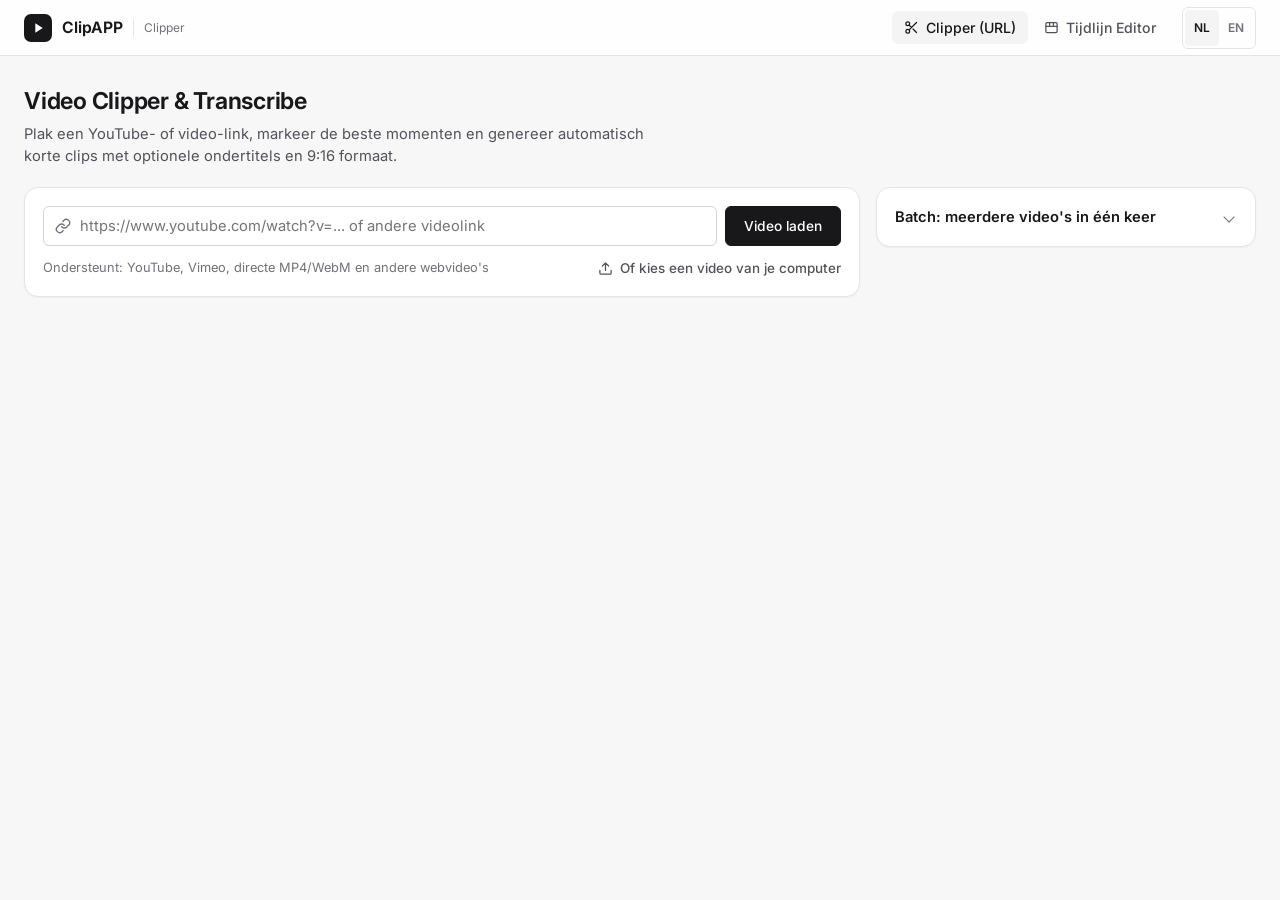
<file: index.html>
<!doctype html>
<html lang="nl">
<head>
<meta charset="utf-8">
<meta name="viewport" content="width=device-width, initial-scale=1">
<title>Clipper — Video Clips & Ondertitels</title>
<link rel="preconnect" href="https://fonts.googleapis.com">
<link rel="preconnect" href="https://fonts.gstatic.com" crossorigin>
<link href="https://fonts.googleapis.com/css2?family=Inter:wght@400;500;600;700&family=JetBrains+Mono:wght@500&display=swap" rel="stylesheet">
<link rel="stylesheet" href="/static/base.css">
<link rel="stylesheet" href="/static/clipper.css">
</head>
<body>

<header class="navbar">
  <a href="/" class="brand">
    <div class="brand-logo">
      <svg viewBox="0 0 24 24"><path d="M8 5v14l11-7z"/></svg>
    </div>
    <span class="brand-text">ClipAPP</span>
    <span class="brand-tag" data-i18n="brand_tag">Clipper</span>
  </a>
  <nav class="nav-links">
    <a href="/" class="nav-btn active">
      <svg width="15" height="15" viewBox="0 0 24 24" fill="none" stroke="currentColor" stroke-width="2" stroke-linecap="round" stroke-linejoin="round"><circle cx="6" cy="6" r="3"/><circle cx="6" cy="18" r="3"/><path d="M20 4 8.12 15.88M14.47 14.48 20 20M8.12 8.12 12 12"/></svg>
      <span data-i18n="nav_clipper">Clipper (URL)</span>
    </a>
    <a href="/editor" class="nav-btn">
      <svg width="15" height="15" viewBox="0 0 24 24" fill="none" stroke="currentColor" stroke-width="2" stroke-linecap="round" stroke-linejoin="round"><rect x="3" y="4" width="18" height="16" rx="2"/><path d="M3 10h18M9 4v6M15 4v6"/></svg>
      <span data-i18n="nav_editor">Tijdlijn Editor</span>
    </a>
    <div class="lang-switch" role="group" aria-label="Language selection">
      <button type="button" class="lang-btn active" data-lang="nl" title="Nederlands">NL</button>
      <button type="button" class="lang-btn" data-lang="en" title="English">EN</button>
    </div>
  </nav>
</header>

<main>
  <div class="page-head">
    <h1 data-i18n="hero_title">Video Clipper & Transcribe</h1>
    <p data-i18n="hero_desc">Plak een YouTube- of video-link, markeer de beste momenten en genereer automatisch korte clips met optionele ondertitels en 9:16 formaat.</p>
  </div>

  <!-- bovenste rij: video laden | batch -->
  <div class="top-grid">
    <section class="card load-card">
      <form id="load-form">
        <div class="input-wrapper">
          <svg viewBox="0 0 24 24" fill="none" stroke="currentColor" stroke-width="2" stroke-linecap="round" stroke-linejoin="round"><path d="M10 13a5 5 0 0 0 7.54.54l3-3a5 5 0 0 0-7.07-7.07l-1.72 1.71"/><path d="M14 11a5 5 0 0 0-7.54-.54l-3 3a5 5 0 0 0 7.07 7.07l1.71-1.71"/></svg>
          <input id="url" type="url" placeholder="https://www.youtube.com/watch?v=... of andere videolink" data-i18n-placeholder="url_placeholder" required aria-label="Link naar de video">
        </div>
        <button class="primary" id="load-btn">
          <span data-i18n="btn_load">Video laden</span>
        </button>
      </form>
      <div class="load-foot">
        <span class="hint-platforms" data-i18n="hint_platforms">Ondersteunt: YouTube, Vimeo, directe MP4/WebM en andere webvideo's</span>
        <label class="local-upload-btn" for="local-video">
          <svg width="15" height="15" viewBox="0 0 24 24" fill="none" stroke="currentColor" stroke-width="2" stroke-linecap="round" stroke-linejoin="round"><path d="M21 15v4a2 2 0 0 1-2 2H5a2 2 0 0 1-2-2v-4M17 8l-5-5-5 5M12 3v12"/></svg>
          <span data-i18n="btn_upload_video">Of kies een video van je computer</span>
        </label>
        <input type="file" id="local-video" accept="video/mp4,video/quicktime,video/webm,video/x-matroska,.mkv,.mov,.m4v" hidden>
      </div>
    </section>

    <details class="card batch-box" id="batch-panel">
      <summary data-i18n="batch_title">Batch: meerdere video's in één keer</summary>
      <p data-i18n="batch_desc">Plak één link per regel. Elke video wordt automatisch geanalyseerd en omgezet in TikToks met de instellingen hieronder. Je kunt ondertussen niets anders exporteren.</p>
      <textarea id="batch-urls" rows="4" placeholder="https://www.youtube.com/watch?v=...&#10;https://www.youtube.com/watch?v=..." aria-label="Links, één per regel" data-i18n-aria-label="batch_urls_label"></textarea>
      <div class="field-row">
        <label class="field"><span data-i18n="analysis_suggestion_count">Aantal clips</span>
          <select data-link="#auto-count">
            <option value="3">3</option><option value="5">5</option><option value="7">7</option><option value="10">10</option>
          </select>
        </label>
        <label class="field"><span data-i18n="analysis_suggestion_duration">Lengte per clip</span>
          <select data-link="#auto-length">
            <option value="15-30">15–30 s</option><option value="20-60">20–60 s</option><option value="45-90">45–90 s</option>
          </select>
        </label>
      </div>
      <div class="auto-options">
        <div class="auto-option"><label class="auto-check"><input type="checkbox" data-link="#subs"><span data-i18n="subs_title">Ondertitels maken</span></label></div>
        <div class="auto-option"><label class="auto-check"><input type="checkbox" data-link="#vertical"><span data-i18n="vert_title">Verticaal 9:16 formaat</span></label></div>
        <div class="auto-option"><label class="auto-check"><input type="checkbox" data-link="#blur"><span data-i18n="auto_blur">Geblurde achtergrond</span></label></div>
        <div class="auto-option"><label class="auto-check"><input type="checkbox" data-link="#face-crop"><span data-i18n="auto_face">Volg het gezicht</span></label></div>
        <div class="auto-option"><label class="auto-check"><input type="checkbox" data-link="#caption-toggle"><span data-i18n="auto_caption">Caption bovenin</span></label></div>
        <div class="auto-option"><label class="auto-check"><input type="checkbox" data-link="#jump-cuts"><span data-i18n="jump_title">Stiltes eruit knippen</span></label></div>
      </div>
      <button type="button" class="primary block" id="batch-btn" data-i18n="batch_button">Start batch</button>
      <div id="batch-results"></div>
    </details>
  </div>

  <p id="status" role="status" aria-live="polite"></p>

  <!-- werkruimte: links video en stukken, rechts automatisch + opties -->
  <section id="editor" class="workspace" hidden>
    <div class="stack">
      <div class="card player-card">
        <div class="player-container">
          <video id="player" controls hidden></video>
          <div id="yt-wrap" hidden></div>
        </div>
        <div class="timeline-header">
          <span class="eyebrow" data-i18n="timeline_label">Tijdlijn preview</span>
          <span class="muted" data-i18n="timeline_hint">Klik op de balk om te spoelen</span>
        </div>
        <div id="timeline" title="Klik om naar die plek te springen" data-i18n-title="timeline_title">
          <div id="playhead"></div>
        </div>
      </div>

      <div class="card cutter-box">
        <div class="times">
          <div class="field">
            <label for="start" data-i18n="label_start">Starttijd</label>
            <div class="pair">
              <input class="time" id="start" placeholder="0:00">
              <button type="button" id="start-now" data-i18n="btn_start_now">Start = nu</button>
            </div>
          </div>
          <div class="field">
            <label for="end" data-i18n="label_end">Eindtijd</label>
            <div class="pair">
              <input class="time" id="end" placeholder="0:30">
              <button type="button" id="end-now" data-i18n="btn_end_now">Einde = nu</button>
            </div>
          </div>
          <button type="button" class="primary" id="add">
            <svg width="16" height="16" viewBox="0 0 24 24" fill="none" stroke="currentColor" stroke-width="2.2" stroke-linecap="round"><path d="M12 5v14M5 12h14"/></svg>
            <span data-i18n="btn_add">Stuk toevoegen</span>
          </button>
        </div>

        <div class="segments-section">
          <div class="segments-header eyebrow" data-i18n="segments_header">Geselecteerde stukken</div>
          <ul id="segments"></ul>
          <p class="empty" id="empty" data-i18n="segments_empty">Nog geen stukken gekozen. Speel de video af, stel start en einde in en klik op "Stuk toevoegen".</p>
        </div>
      </div>

      <div class="card analysis-box" id="comment-analysis-panel" hidden>
        <h2 data-i18n="analysis_title">Commenttijdstempels & kijkersmomenten</h2>
        <p data-i18n="analysis_desc">Vergelijk tijdstempels die in YouTube-comments worden genoemd met de beschikbare kijkersheatmap.</p>
        <div class="analysis-actions">
          <label class="inline-check analysis-chat-option" for="analysis-live-chat">
            <input type="checkbox" id="analysis-live-chat">
            <span data-i18n="analysis_live_chat">Ook de live-chat analyseren (alleen bij afgelopen livestreams; kan enkele minuten duren)</span>
          </label>
          <button type="button" id="analyze-comments-btn" data-i18n="analysis_button">Analyseer comments</button>
        </div>
        <p id="comment-analysis-status" role="status" aria-live="polite"></p>
        <div id="comment-analysis-results" hidden>
          <div class="analysis-stats">
            <div class="analysis-stat">
              <span data-i18n="analysis_mentions_label">Tijdstempelvermeldingen</span>
              <strong id="analysis-mentions-value">0</strong>
            </div>
            <div class="analysis-stat">
              <span data-i18n="analysis_comments_label">Geanalyseerde comments</span>
              <strong id="analysis-comments-value">0</strong>
            </div>
            <div class="analysis-stat">
              <span data-i18n="analysis_peak_comments_label">Interval met meeste timestamps</span>
              <strong id="analysis-peak-comments-value">—</strong>
            </div>
            <div class="analysis-stat">
              <span data-i18n="analysis_peak_viewers_label">Hoogste heatmapscore (relatief)</span>
              <strong id="analysis-peak-viewers-value">—</strong>
            </div>
          </div>
          <svg id="comment-analysis-chart" viewBox="0 0 960 320" role="img"></svg>
          <div class="analysis-legend">
            <span><i class="mentions-key"></i><span data-i18n="analysis_legend_mentions">Tijdstempels in comments</span></span>
            <span><i class="viewers-key"></i><span data-i18n="analysis_legend_viewers">Kijkersheatmap (relatief)</span></span>
          </div>
          <div class="analysis-split">
            <div>
              <h3 class="analysis-table-title" data-i18n="analysis_table_title">Exacte cijfers per interval</h3>
              <p class="analysis-table-description" id="analysis-table-description"></p>
              <div class="analysis-table-wrap">
                <table id="analysis-data-table">
                  <thead>
                    <tr>
                      <th scope="col" data-i18n="analysis_table_interval">Video-interval</th>
                      <th scope="col" class="numeric" data-i18n="analysis_table_mentions">Timestamps genoemd</th>
                      <th scope="col" class="numeric" data-i18n="analysis_table_score">Heatmapscore (relatief)</th>
                      <th scope="col" class="numeric" id="analysis-chat-header" data-i18n="analysis_table_chat" hidden>Chatberichten</th>
                    </tr>
                  </thead>
                  <tbody id="analysis-data-rows"></tbody>
                </table>
              </div>
            </div>
            <div class="analysis-suggestions">
              <h3 data-i18n="analysis_suggestions_title">Automatische clipvoorstellen</h3>
              <p data-i18n="analysis_suggestions_desc">De voorstellen combineren commentvermeldingen en kijkersinteresse. Je kunt ze eerst bekijken en ongewenste stukken verwijderen.</p>
              <div class="field-row">
                <label class="field" for="analysis-clip-count">
                  <span data-i18n="analysis_suggestion_count">Aantal clips</span>
                  <select id="analysis-clip-count">
                    <option value="1">1</option>
                    <option value="2">2</option>
                    <option value="3" selected>3</option>
                    <option value="4">4</option>
                    <option value="5">5</option>
                  </select>
                </label>
                <label class="field" for="analysis-clip-duration">
                  <span data-i18n="analysis_suggestion_duration">Lengte per clip</span>
                  <select id="analysis-clip-duration">
                    <option value="15">15 s</option>
                    <option value="30" selected>30 s</option>
                    <option value="45">45 s</option>
                    <option value="60">60 s</option>
                  </select>
                </label>
              </div>
              <button type="button" class="block" id="generate-suggestions-btn" data-i18n="analysis_generate_suggestions">Genereer clipvoorstellen</button>
              <p id="analysis-suggestion-status" role="status" aria-live="polite"></p>
            </div>
          </div>
        </div>
      </div>
    </div>

    <aside class="stack sidebar">
      <div class="card auto-box" id="auto-panel">
        <h2 data-i18n="auto_title">Automatisch TikToks maken</h2>
        <p data-i18n="auto_desc">Analyseert de hele video lokaal en gratis: hooks in het transcript, energie in het geluid, spreektempo en (bij YouTube) comments en heatmap. Clips beginnen en eindigen op hele zinnen, met een hook-caption en posttekst met hashtags.</p>
        <div class="field-row">
          <label class="field" for="auto-count">
            <span data-i18n="analysis_suggestion_count">Aantal clips</span>
            <select id="auto-count">
              <option value="3">3</option>
              <option value="5" selected>5</option>
              <option value="7">7</option>
              <option value="10">10</option>
            </select>
          </label>
          <label class="field" for="auto-length">
            <span data-i18n="analysis_suggestion_duration">Lengte per clip</span>
            <select id="auto-length">
              <option value="15-30">15–30 s</option>
              <option value="20-60" selected>20–60 s</option>
              <option value="45-90">45–90 s</option>
            </select>
          </label>
        </div>
        <div class="auto-options">
          <div class="auto-option">
            <label class="auto-check" for="auto-subs">
              <input type="checkbox" id="auto-subs" data-link="#subs">
              <span data-i18n="subs_title">Ondertitels maken</span>
            </label>
            <select id="auto-lang" data-link="#lang" aria-label="Taal van de video" data-i18n-aria-label="subs_lang_label">
              <option value="" data-i18n="opt_lang_auto">Automatisch herkennen</option>
              <option value="nl" data-i18n="opt_lang_nl">Nederlands</option>
              <option value="en" data-i18n="opt_lang_en">Engels</option>
              <option value="fr" data-i18n="opt_lang_fr">Frans</option>
              <option value="de" data-i18n="opt_lang_de">Duits</option>
            </select>
          </div>
          <div class="auto-option">
            <label class="auto-check" for="auto-vertical">
              <input type="checkbox" id="auto-vertical" data-link="#vertical">
              <span data-i18n="vert_title">Verticaal 9:16 formaat</span>
            </label>
          </div>
          <div class="auto-option">
            <label class="auto-check" for="auto-blur">
              <input type="checkbox" id="auto-blur" data-link="#blur">
              <span data-i18n="auto_blur">Geblurde achtergrond</span>
            </label>
          </div>
          <div class="auto-option">
            <label class="auto-check" for="auto-face-crop">
              <input type="checkbox" id="auto-face-crop" data-link="#face-crop">
              <span data-i18n="auto_face">Volg het gezicht</span>
            </label>
          </div>
          <div class="auto-option">
            <label class="auto-check" for="auto-caption">
              <input type="checkbox" id="auto-caption" data-link="#caption-toggle">
              <span data-i18n="auto_caption">Caption bovenin</span>
            </label>
            <select id="auto-caption-position" data-link="#caption-position" aria-label="Positie caption" data-i18n-aria-label="caption_position">
              <option value="above" data-i18n="caption_above">Boven de video (bovenste balk)</option>
              <option value="top" data-i18n="caption_top">Bovenin de video</option>
              <option value="center" data-i18n="caption_center">Midden in beeld</option>
              <option value="bottom" data-i18n="caption_bottom">Onderaan de video</option>
            </select>
          </div>
          <div class="auto-option">
            <label class="auto-check" for="auto-jump-cuts">
              <input type="checkbox" id="auto-jump-cuts" data-link="#jump-cuts">
              <span data-i18n="jump_title">Stiltes eruit knippen</span>
            </label>
          </div>
          <div class="auto-option">
            <label class="auto-check" for="auto-export">
              <input type="checkbox" id="auto-export" checked>
              <span data-i18n="auto_export">Meteen exporteren</span>
            </label>
          </div>
        </div>
        <button type="button" class="primary block" id="auto-btn" data-i18n="auto_button">Maak TikToks</button>
        <p class="auto-hint" data-i18n="auto_hint">Tip: zet 'Ondertitels maken' aan voor slimmere keuzes op basis van wat er gezegd wordt (gebruikt Whisper). Zonder ondertitels kiest de app op luidheid en comments.</p>
        <p id="auto-status" role="status" aria-live="polite"></p>
      </div>

      <div class="card options-box">
        <h2 data-i18n="options_title">Opties & Effecten</h2>

        <div class="opt-group" id="group-subs">
          <label class="opt-main-toggle" for="subs">
            <input type="checkbox" id="subs">
            <div class="opt-toggle-content">
              <span class="opt-toggle-title" data-i18n="subs_title">Ondertitels maken</span>
              <span class="opt-toggle-desc" data-i18n="subs_desc">Automatische spraakherkenning via Whisper AI</span>
            </div>
          </label>
          <div class="opt-sub-row disabled" id="sub-lang-row">
            <label for="lang" data-i18n="subs_lang_label">Taal van de video:</label>
            <select id="lang" disabled>
              <option value="" data-i18n="opt_lang_auto">Automatisch herkennen</option>
              <option value="nl" data-i18n="opt_lang_nl">Nederlands</option>
              <option value="en" data-i18n="opt_lang_en">Engels</option>
              <option value="fr" data-i18n="opt_lang_fr">Frans</option>
              <option value="de" data-i18n="opt_lang_de">Duits</option>
            </select>
          </div>
          <div class="opt-sub-row disabled" id="sub-model-row">
            <label for="whisper-model" data-i18n="subs_model_label">Nauwkeurigheid:</label>
            <select id="whisper-model" disabled>
              <option value="tiny" data-i18n="opt_model_tiny">Snelst (tiny)</option>
              <option value="base" data-i18n="opt_model_base">Snel (base)</option>
              <option value="small" selected data-i18n="opt_model_small">Gebalanceerd (small)</option>
              <option value="medium" data-i18n="opt_model_medium">Nauwkeurigst, traag (medium)</option>
            </select>
          </div>
          <div class="opt-sub-row disabled" id="sub-style-row">
            <label for="sub-style" data-i18n="subs_style_label">Stijl:</label>
            <div class="opt-inline">
              <select id="sub-style" disabled>
                <option value="tiktok" data-i18n="opt_style_tiktok">TikTok (woord voor woord)</option>
                <option value="classic" data-i18n="opt_style_classic">Klassiek (wit)</option>
              </select>
              <select id="sub-color" disabled aria-label="Kleur" data-i18n-aria-label="subs_color_label">
                <option value="yellow" data-i18n="opt_color_yellow">Geel</option>
                <option value="green" data-i18n="opt_color_green">Groen</option>
                <option value="cyan" data-i18n="opt_color_cyan">Cyaan</option>
                <option value="pink" data-i18n="opt_color_pink">Roze</option>
                <option value="white" data-i18n="opt_color_white">Wit</option>
              </select>
            </div>
            <label class="inline-check" for="sub-upper">
              <input type="checkbox" id="sub-upper" checked disabled>
              <span data-i18n="subs_upper">HOOFDLETTERS</span>
            </label>
          </div>
          <label class="opt-sub-toggle" for="youtube-subs" id="youtube-subs-row">
            <input type="checkbox" id="youtube-subs" checked>
            <span data-i18n="subs_youtube">TikTok-maker: gebruik de ondertitels van YouTube zelf als die er zijn (veel sneller dan Whisper)</span>
          </label>
        </div>

        <div class="opt-group" id="group-jumpcuts">
          <label class="opt-main-toggle" for="jump-cuts">
            <input type="checkbox" id="jump-cuts">
            <div class="opt-toggle-content">
              <span class="opt-toggle-title" data-i18n="jump_title">Stiltes eruit knippen</span>
              <span class="opt-toggle-desc" data-i18n="jump_desc">Jump cuts: pauzes in de clip worden automatisch weggeknipt voor een sneller tempo</span>
            </div>
          </label>
        </div>

        <div class="opt-group" id="group-vertical">
          <label class="opt-main-toggle" for="vertical">
            <input type="checkbox" id="vertical">
            <div class="opt-toggle-content">
              <span class="opt-toggle-title" data-i18n="vert_title">Verticaal 9:16 formaat</span>
              <span class="opt-toggle-desc" data-i18n="vert_desc">Ideaal voor TikTok, Shorts & Reels</span>
            </div>
          </label>
          <div class="opt-sub-controls disabled" id="vertical-sub-controls">
            <label class="opt-sub-toggle" for="blur">
              <input type="checkbox" id="blur" disabled>
              <span data-i18n="vert_blur">Geblurde achtergrond (i.p.v. zwarte balken)</span>
            </label>
            <label class="opt-sub-toggle" for="face-crop">
              <input type="checkbox" id="face-crop" disabled>
              <span data-i18n="vert_face">Volg het gezicht (beeld vult het hele scherm; anders blur/balken)</span>
            </label>
            <div class="opt-sub-file">
              <label for="logo" data-i18n="vert_logo">Logo onder de ondertitels:</label>
              <input type="file" id="logo" accept="image/png,image/jpeg,image/webp" disabled>
            </div>
          </div>
        </div>

        <div class="opt-group" id="group-caption">
          <label class="opt-main-toggle" for="caption-toggle">
            <input type="checkbox" id="caption-toggle">
            <div class="opt-toggle-content">
              <span class="opt-toggle-title" data-i18n="caption_title">Caption bovenin (automatisch of comments)</span>
              <span class="opt-toggle-desc" data-i18n="caption_desc">Gebruikt de automatische caption van de clip, of anders de best gewaardeerde comment met een timestamp. Voor een blur-balk boven de video: kies ook 9:16 en geblurde achtergrond.</span>
            </div>
          </label>
          <div class="opt-sub-row disabled" id="caption-position-row">
            <label for="caption-position" data-i18n="caption_position">Positie caption:</label>
            <select id="caption-position" disabled>
              <option value="above" data-i18n="caption_above">Boven de video (bovenste balk)</option>
              <option value="top" data-i18n="caption_top">Bovenin de video</option>
              <option value="center" data-i18n="caption_center">Midden in beeld</option>
              <option value="bottom" data-i18n="caption_bottom">Onderaan de video</option>
            </select>
          </div>
        </div>

        <button class="primary block" id="render-btn" disabled>
          <span data-i18n="btn_render">Clips maken & exporteren</span>
        </button>
      </div>
    </aside>
  </section>

  <section id="results" class="card" hidden>
    <h2 data-i18n="results_title">Gegenereerde Clips</h2>
    <div id="clips"></div>
  </section>
</main>

<script src="/static/tasks.js"></script>
<script src="/static/clipper.js"></script>
</body>
</html>
</file>
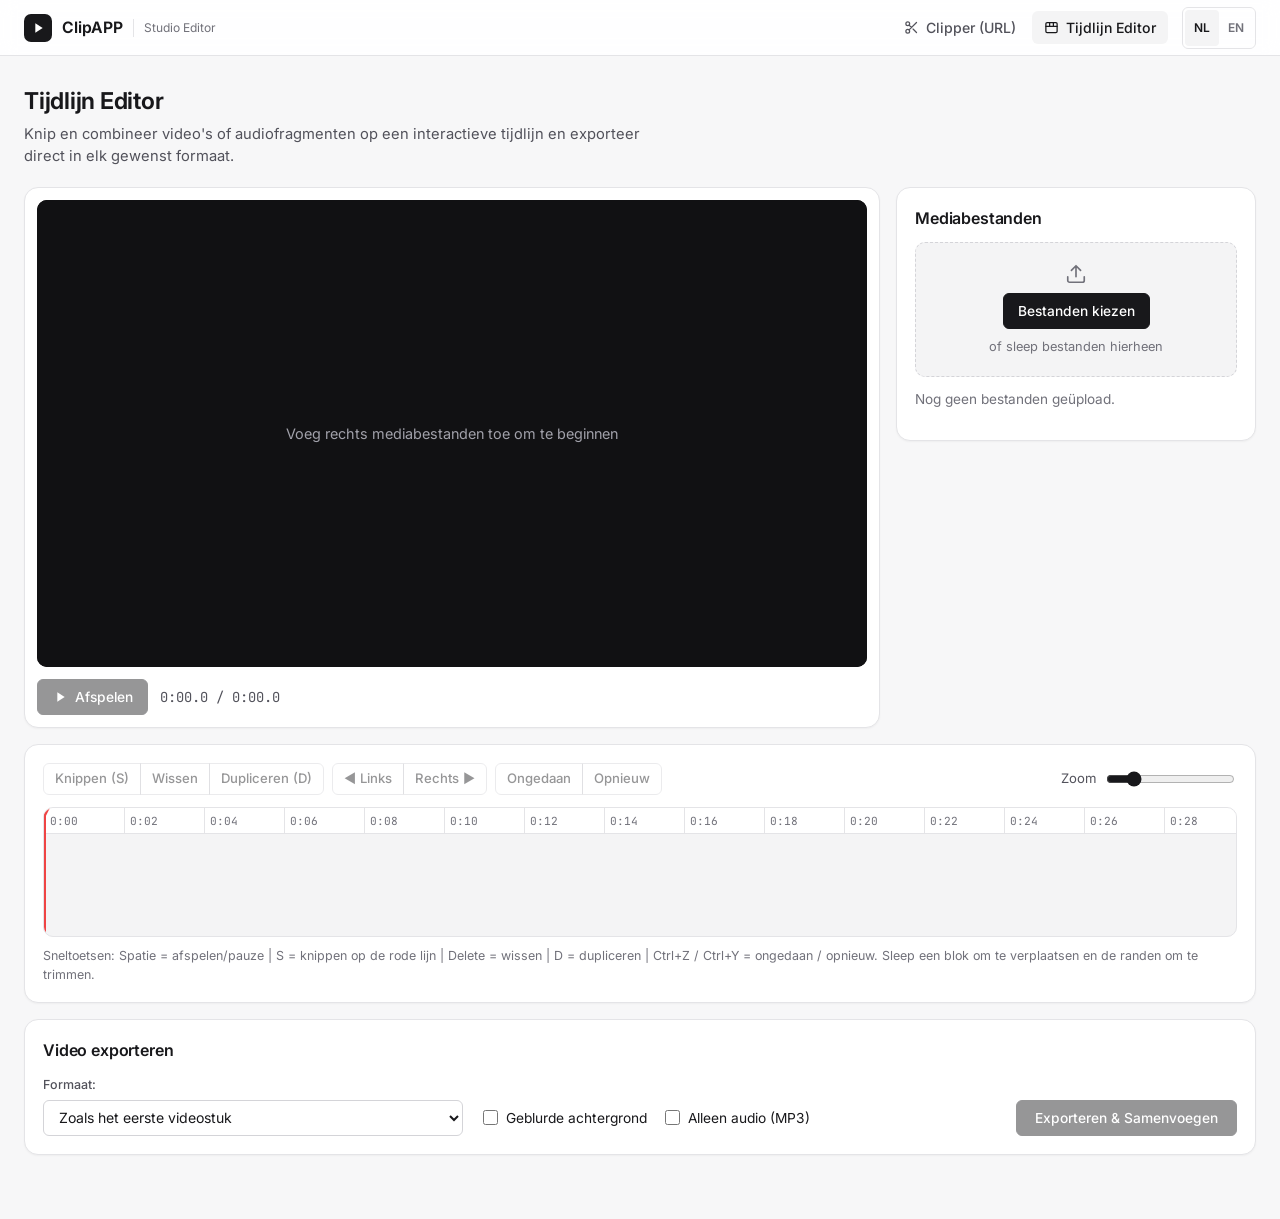
<file: editor.html>
<!doctype html>
<html lang="nl">
<head>
<meta charset="utf-8">
<meta name="viewport" content="width=device-width, initial-scale=1">
<title>Editor — Video & Audio Tijdlijn</title>
<link rel="preconnect" href="https://fonts.googleapis.com">
<link rel="preconnect" href="https://fonts.gstatic.com" crossorigin>
<link href="https://fonts.googleapis.com/css2?family=Inter:wght@400;500;600;700&family=JetBrains+Mono:wght@500&display=swap" rel="stylesheet">
<link rel="stylesheet" href="/static/base.css">
<link rel="stylesheet" href="/static/editor.css">
</head>
<body>

<header class="navbar">
  <a href="/editor" class="brand">
    <div class="brand-logo">
      <svg viewBox="0 0 24 24"><path d="M8 5v14l11-7z"/></svg>
    </div>
    <span class="brand-text">ClipAPP</span>
    <span class="brand-tag" data-i18n="tag_editor">Studio Editor</span>
  </a>
  <nav class="nav-links">
    <a href="/" class="nav-btn">
      <svg width="15" height="15" viewBox="0 0 24 24" fill="none" stroke="currentColor" stroke-width="2" stroke-linecap="round" stroke-linejoin="round"><circle cx="6" cy="6" r="3"/><circle cx="6" cy="18" r="3"/><path d="M20 4 8.12 15.88M14.47 14.48 20 20M8.12 8.12 12 12"/></svg>
      <span data-i18n="nav_clipper">Clipper (URL)</span>
    </a>
    <a href="/editor" class="nav-btn active">
      <svg width="15" height="15" viewBox="0 0 24 24" fill="none" stroke="currentColor" stroke-width="2" stroke-linecap="round" stroke-linejoin="round"><rect x="3" y="4" width="18" height="16" rx="2"/><path d="M3 10h18M9 4v6M15 4v6"/></svg>
      <span data-i18n="nav_editor">Tijdlijn Editor</span>
    </a>
    <div class="lang-switch" role="group" aria-label="Language selection">
      <button type="button" class="lang-btn active" data-lang="nl" title="Nederlands">NL</button>
      <button type="button" class="lang-btn" data-lang="en" title="English">EN</button>
    </div>
  </nav>
</header>

<main>
  <div class="page-head">
    <h1 data-i18n="editor_title">Tijdlijn Editor</h1>
    <p data-i18n="editor_lead">Knip en combineer video's of audiofragmenten op een interactieve tijdlijn en exporteer direct in elk gewenst formaat.</p>
  </div>

  <!-- bovenste rij: preview | mediabestanden -->
  <div class="top">
    <section class="card stage-card">
      <div class="stage">
        <video id="video" playsinline></video>
        <div class="note" id="empty-note">
          <span data-i18n="note_empty">Voeg rechts mediabestanden toe om te beginnen</span>
        </div>
        <div class="note" id="audio-note" hidden>
          <span data-i18n="note_audio">Audiospoor actief</span>
        </div>
      </div>
      <div class="transport">
        <button id="play" class="primary" disabled>
          <span id="play-text" data-i18n="btn_play">Afspelen</span>
        </button>
        <span id="clock">0:00.0 / 0:00.0</span>
      </div>
    </section>

    <section class="card media-card">
      <h2 data-i18n="media_title">Mediabestanden</h2>
      <input type="file" id="file" multiple hidden accept="video/*,audio/*,.mkv,.mp3,.wav,.m4a,.flac,.ogg,.opus">
      <div class="drop-zone" id="drop-box">
        <svg width="22" height="22" viewBox="0 0 24 24" fill="none" stroke="currentColor" stroke-width="1.8" stroke-linecap="round" stroke-linejoin="round"><path d="M21 15v4a2 2 0 0 1-2 2H5a2 2 0 0 1-2-2v-4M17 8l-5-5-5 5M12 3v12"/></svg>
        <button class="primary" id="pick" data-i18n="btn_pick">Bestanden kiezen</button>
        <div class="muted" data-i18n="drop_hint">of sleep bestanden hierheen</div>
      </div>
      <div id="uploads"></div>
      <p class="muted" id="no-sources" data-i18n="no_sources">Nog geen bestanden geüpload.</p>
      <ul id="sources"></ul>
    </section>
  </div>

  <!-- tijdlijn -->
  <section class="card timeline-card">
    <div class="toolbar">
      <div class="tool-group">
        <button id="b-split" title="Knippen op de afspeelkop (S)" data-i18n-title="b_split_title">
          <span data-i18n="b_split">Knippen (S)</span>
        </button>
        <button id="b-del" title="Verwijderen (Delete)" data-i18n-title="b_del_title">
          <span data-i18n="b_del">Wissen</span>
        </button>
        <button id="b-dup" title="Dupliceren (D)" data-i18n-title="b_dup_title">
          <span data-i18n="b_dup">Dupliceren (D)</span>
        </button>
      </div>
      <div class="tool-group">
        <button id="b-left" title="Naar links" data-i18n-title="b_left_title" data-i18n="b_left">◀ Links</button>
        <button id="b-right" title="Naar rechts" data-i18n-title="b_right_title" data-i18n="b_right">Rechts ▶</button>
      </div>
      <div class="tool-group">
        <button id="b-undo" title="Ongedaan maken (Ctrl+Z)" data-i18n-title="b_undo_title">
          <span data-i18n="b_undo">Ongedaan</span>
        </button>
        <button id="b-redo" title="Opnieuw (Ctrl+Y)" data-i18n-title="b_redo_title">
          <span data-i18n="b_redo">Opnieuw</span>
        </button>
      </div>
      <span class="grow"></span>
      <label class="zoom">
        <span data-i18n="label_zoom">Zoom</span>
        <input type="range" id="zoom" min="5" max="200" value="40">
      </label>
    </div>

    <div id="tl-scroll">
      <div id="tl-inner">
        <div id="ruler"></div>
        <div id="track"></div>
        <div id="marker" hidden></div>
        <div id="playhead"></div>
      </div>
    </div>
    <p class="hint" data-i18n="hint_shortcuts"><strong>Sneltoetsen:</strong> Spatie = afspelen/pauze | S = knippen op de rode lijn | Delete = wissen | D = dupliceren | Ctrl+Z / Ctrl+Y = ongedaan / opnieuw. Sleep een blok om te verplaatsen en de randen om te trimmen.</p>

    <div id="clip-panel" hidden>
      <span id="c-name"></span>
      <div class="field">
        <label for="c-start" data-i18n="c_start_label">Begin in bron</label>
        <input type="text" id="c-start">
      </div>
      <div class="field">
        <label for="c-end" data-i18n="c_end_label">Einde in bron</label>
        <input type="text" id="c-end">
      </div>
      <div class="field">
        <label data-i18n="c_len_label">Lengte</label>
        <div id="c-len" class="muted"></div>
      </div>
    </div>
  </section>

  <p id="status" role="status" aria-live="polite"></p>

  <!-- exporteren: instellingen | resultaat -->
  <section class="card export-card">
    <div class="export-settings">
      <h2 data-i18n="export_title">Video exporteren</h2>
      <div class="export-row">
        <label class="field"><span data-i18n="format_label">Formaat:</span>
          <select id="format">
            <option value="auto" data-i18n="opt_auto">Zoals het eerste videostuk</option>
            <option value="vertical" data-i18n="opt_vertical">Verticaal 9:16 (Shorts/Reels 1080x1920)</option>
            <option value="landscape" data-i18n="opt_landscape">Liggend 16:9 (YouTube 1920x1080)</option>
            <option value="square" data-i18n="opt_square">Vierkant (Post 1080x1080)</option>
          </select>
        </label>
        <div class="checks">
          <label class="check"><input type="checkbox" id="blur"> <span data-i18n="blur_label">Geblurde achtergrond</span></label>
          <label class="check"><input type="checkbox" id="audio-only"> <span data-i18n="audio_only_label">Alleen audio (MP3)</span></label>
        </div>
        <div id="watermark-controls" hidden>
          <input type="file" id="watermark-file" hidden accept="image/png,image/jpeg,image/webp">
          <div id="watermark-upload-row">
            <span data-i18n="watermark_label">Watermark:</span>
            <button type="button" id="watermark-pick" data-i18n="watermark_pick">Afbeelding kiezen</button>
            <span id="watermark-name" data-i18n="watermark_none">Geen afbeelding gekozen</span>
          </div>
          <div id="watermark-preview-panel" hidden>
            <canvas id="watermark-preview" width="270" height="480" aria-label="9:16-watermarkvoorbeeld"></canvas>
            <span id="watermark-preview-hint" data-i18n="watermark_drag_hint">Sleep het watermerk in de preview naar de gewenste plek.</span>
          </div>
        </div>
        <button class="primary block" id="export-btn" disabled>
          <span data-i18n="btn_export">Exporteren & Samenvoegen</span>
        </button>
      </div>
    </div>
    <div id="result" hidden></div>
  </section>
</main>

<script src="/static/tasks.js"></script>
<script src="/static/editor.js"></script>
</body>
</html>
</file>
<file: static/base.css>
/* ClipAPP — gedeelde basisstijl voor de clipper en de editor.
   Neutraal en rustig: witte vlakken, dunne grijze randen, zwarte primaire knoppen.
   Donkere modus volgt automatisch de instelling van het systeem. */

:root {
  color-scheme: light;
  --bg: #f7f7f8;
  --surface: #ffffff;
  --surface-2: #f4f4f5;
  --border: #e4e4e7;
  --border-strong: #d4d4d8;
  --text: #18181b;
  --text-2: #52525b;
  --muted: #71717a;
  --primary: #18181b;
  --primary-hover: #27272a;
  --primary-fg: #ffffff;
  --accent: #2563eb;
  --accent-soft: rgba(37, 99, 235, 0.10);
  --success: #16a34a;
  --danger: #dc2626;
  --danger-soft: rgba(220, 38, 38, 0.08);
  --focus: rgba(37, 99, 235, 0.35);
  --playhead-color: #ef4444;
  --radius-sm: 6px;
  --radius-md: 10px;
  --radius-lg: 14px;
  --shadow: 0 1px 2px rgba(0, 0, 0, 0.04);
  --font-sans: 'Inter', system-ui, -apple-system, 'Segoe UI', sans-serif;
  --font-mono: 'JetBrains Mono', ui-monospace, 'Cascadia Mono', monospace;

  /* oude namen, zodat tasks.js en losse stukjes nog kloppen */
  --bg-card: var(--surface);
  --bg-elevated: var(--surface-2);
  --text-primary: var(--text);
  --text-secondary: var(--text-2);
  --text-muted: var(--muted);
  --accent-glow: transparent;
}

@media (prefers-color-scheme: dark) {
  :root {
    color-scheme: dark;
    --bg: #0f0f10;
    --surface: #18181b;
    --surface-2: #1f1f23;
    --border: #2a2a2e;
    --border-strong: #3f3f46;
    --text: #f4f4f5;
    --text-2: #a1a1aa;
    --muted: #8b8b94;
    --primary: #f4f4f5;
    --primary-hover: #e4e4e7;
    --primary-fg: #18181b;
    --accent: #60a5fa;
    --accent-soft: rgba(96, 165, 250, 0.14);
    --danger: #f87171;
    --danger-soft: rgba(248, 113, 113, 0.10);
    --focus: rgba(96, 165, 250, 0.4);
    --shadow: none;
  }
}

* { box-sizing: border-box; }
[hidden] { display: none !important; }

html { -webkit-text-size-adjust: 100%; }

body {
  margin: 0;
  background: var(--bg);
  color: var(--text);
  font-family: var(--font-sans);
  font-size: 15px;
  line-height: 1.5;
  -webkit-font-smoothing: antialiased;
}

a { color: var(--accent); }

h1, h2, h3 { color: var(--text); letter-spacing: -0.01em; }
h2 { font-size: 1rem; font-weight: 600; margin: 0 0 4px; }
h3 { font-size: 0.92rem; font-weight: 600; margin: 0 0 6px; }

/* ---------- navigatie ---------- */

.navbar {
  position: sticky;
  top: 0;
  z-index: 50;
  display: flex;
  align-items: center;
  justify-content: space-between;
  gap: 16px;
  height: 56px;
  padding: 0 24px;
  background: color-mix(in srgb, var(--surface) 88%, transparent);
  backdrop-filter: saturate(160%) blur(8px);
  border-bottom: 1px solid var(--border);
}
.brand {
  display: flex;
  align-items: center;
  gap: 10px;
  color: var(--text);
  text-decoration: none;
}
.brand-logo {
  display: grid;
  place-items: center;
  width: 28px;
  height: 28px;
  border-radius: 7px;
  background: var(--primary);
}
.brand-logo svg { width: 16px; height: 16px; fill: var(--primary-fg); }
.brand-text { font-weight: 650; font-size: 0.98rem; }
.brand-tag {
  font-size: 0.75rem;
  color: var(--muted);
  padding-left: 10px;
  border-left: 1px solid var(--border);
}
.nav-links { display: flex; align-items: center; gap: 4px; }
.nav-btn {
  display: inline-flex;
  align-items: center;
  gap: 7px;
  padding: 6px 12px;
  border-radius: var(--radius-sm);
  color: var(--text-2);
  font-size: 0.88rem;
  font-weight: 500;
  text-decoration: none;
}
.nav-btn:hover { color: var(--text); background: var(--surface-2); }
.nav-btn.active { color: var(--text); background: var(--surface-2); }
.lang-switch {
  display: inline-flex;
  margin-left: 10px;
  padding: 2px;
  border: 1px solid var(--border);
  border-radius: var(--radius-sm);
}
.lang-btn {
  padding: 3px 9px;
  border: 0;
  border-radius: 4px;
  background: transparent;
  color: var(--muted);
  font-size: 0.75rem;
  font-weight: 600;
}
.lang-btn:hover:not(:disabled) { color: var(--text); background: transparent; }
.lang-btn.active { background: var(--surface-2); color: var(--text); }

/* ---------- pagina ---------- */

main {
  max-width: 1320px;
  margin: 0 auto;
  padding: 28px 24px 64px;
}
.page-head { margin-bottom: 20px; }
.page-head h1 { margin: 0 0 4px; font-size: 1.45rem; font-weight: 650; }
.page-head p { margin: 0; color: var(--text-2); max-width: 70ch; font-size: 0.92rem; }

.card {
  background: var(--surface);
  border: 1px solid var(--border);
  border-radius: var(--radius-lg);
  padding: 18px;
  box-shadow: var(--shadow);
  min-width: 0;
}
.card > h2 + p, .card-desc {
  margin: 0 0 14px;
  color: var(--text-2);
  font-size: 0.86rem;
}
.card-head {
  display: flex;
  align-items: center;
  justify-content: space-between;
  gap: 12px;
  margin-bottom: 12px;
}
.card-head h2 { margin: 0; }
.eyebrow {
  font-size: 0.72rem;
  font-weight: 600;
  text-transform: uppercase;
  letter-spacing: 0.06em;
  color: var(--muted);
}
.muted { color: var(--muted); font-size: 0.85rem; }
.stack { display: flex; flex-direction: column; gap: 16px; min-width: 0; }

/* ---------- formulieren ---------- */

input, select, button, textarea { font: inherit; color: inherit; }

input[type=url], input[type=text], input[type=email], input.time, select, textarea {
  height: 36px;
  padding: 0 11px;
  background: var(--surface);
  color: var(--text);
  border: 1px solid var(--border-strong);
  border-radius: var(--radius-sm);
  font-size: 0.88rem;
  outline: none;
  transition: border-color .15s, box-shadow .15s;
}
textarea { height: auto; padding: 9px 11px; resize: vertical; }
select { padding-right: 28px; cursor: pointer; }
input:focus-visible, select:focus-visible, textarea:focus-visible,
input[type=url]:focus, input[type=text]:focus, input[type=email]:focus, input.time:focus, select:focus, textarea:focus {
  border-color: var(--accent);
  box-shadow: 0 0 0 3px var(--focus);
}
input[type=checkbox] { accent-color: var(--primary); width: 15px; height: 15px; margin: 0; cursor: pointer; }
input[type=range] { accent-color: var(--primary); cursor: pointer; }
input[type=file] { font-size: 0.82rem; color: var(--text-2); max-width: 100%; }
input[type=file]::file-selector-button {
  margin-right: 10px;
  padding: 5px 10px;
  border: 1px solid var(--border-strong);
  border-radius: var(--radius-sm);
  background: var(--surface);
  color: var(--text);
  font: inherit;
  font-size: 0.8rem;
  cursor: pointer;
}

button {
  display: inline-flex;
  align-items: center;
  justify-content: center;
  gap: 7px;
  height: 36px;
  padding: 0 14px;
  background: var(--surface);
  color: var(--text);
  border: 1px solid var(--border-strong);
  border-radius: var(--radius-sm);
  font-size: 0.86rem;
  font-weight: 500;
  white-space: nowrap;
  cursor: pointer;
  transition: background .15s, border-color .15s, color .15s;
}
button:hover:not(:disabled) { background: var(--surface-2); }
button:active:not(:disabled) { transform: translateY(0.5px); }
button:focus-visible { outline: none; box-shadow: 0 0 0 3px var(--focus); }
button.primary {
  background: var(--primary);
  border-color: var(--primary);
  color: var(--primary-fg);
}
button.primary:hover:not(:disabled) { background: var(--primary-hover); border-color: var(--primary-hover); }
button:disabled { opacity: 0.45; cursor: not-allowed; }
button svg { flex: none; }
button.block { width: 100%; height: 40px; }

/* ---------- status ---------- */

#status { margin: 0; font-size: 0.88rem; color: var(--text-2); }
#status:not(:empty) {
  margin: 0 0 16px;
  padding: 10px 14px;
  background: var(--surface);
  border: 1px solid var(--border);
  border-radius: var(--radius-md);
}
#status.error { color: var(--danger); background: var(--danger-soft); border-color: transparent; }

@media (max-width: 640px) {
  .navbar { padding: 0 14px; }
  .brand-tag, .nav-btn span { display: none; }
  main { padding: 20px 14px 48px; }
}
</file>
<file: static/clipper.css>
/* Clipper-pagina. Basis (kleuren, knoppen, velden, kaarten) staat in base.css. */

/* ---------- indeling ---------- */

.top-grid {
  display: grid;
  grid-template-columns: minmax(0, 1fr) 380px;
  gap: 16px;
  align-items: start;
  margin-bottom: 16px;
}
.workspace {
  display: grid;
  grid-template-columns: minmax(0, 1fr) 380px;
  gap: 16px;
  align-items: start;
}
@media (max-width: 1080px) {
  .top-grid, .workspace { grid-template-columns: minmax(0, 1fr); }
}

/* ---------- video laden ---------- */

#load-form { display: flex; gap: 8px; }
.input-wrapper { position: relative; flex: 1; min-width: 0; }
.input-wrapper svg {
  position: absolute;
  left: 12px;
  top: 50%;
  width: 16px;
  height: 16px;
  transform: translateY(-50%);
  color: var(--muted);
  pointer-events: none;
}
#url { width: 100%; height: 40px; padding-left: 36px; font-size: 0.92rem; }
#load-btn { height: 40px; padding: 0 18px; }
.load-foot {
  display: flex;
  flex-wrap: wrap;
  align-items: center;
  justify-content: space-between;
  gap: 8px 16px;
  margin-top: 12px;
}
.hint-platforms { font-size: 0.8rem; color: var(--muted); }
.local-upload-btn {
  display: inline-flex;
  align-items: center;
  gap: 7px;
  font-size: 0.84rem;
  font-weight: 500;
  color: var(--text-2);
  cursor: pointer;
}
.local-upload-btn:hover { color: var(--text); text-decoration: underline; text-underline-offset: 3px; }

/* ---------- batch ---------- */

.batch-box summary {
  display: flex;
  align-items: center;
  justify-content: space-between;
  font-weight: 600;
  font-size: 0.92rem;
  cursor: pointer;
  list-style: none;
}
.batch-box summary::-webkit-details-marker { display: none; }
.batch-box summary::after {
  content: "";
  width: 7px;
  height: 7px;
  border-right: 1.5px solid var(--muted);
  border-bottom: 1.5px solid var(--muted);
  transform: rotate(45deg);
  transition: transform .15s;
  margin-right: 4px;
}
.batch-box[open] summary::after { transform: rotate(-135deg); }
.batch-box[open] summary { margin-bottom: 10px; }
.batch-box p { margin: 0 0 10px; font-size: 0.84rem; color: var(--text-2); }
.batch-box textarea { width: 100%; margin-bottom: 12px; font-family: var(--font-mono); font-size: 0.8rem; }
.batch-box .auto-options { margin-bottom: 14px; }
.batch-video { margin-top: 14px; padding-top: 12px; border-top: 1px solid var(--border); }
.batch-video h3 { font-size: 0.88rem; }
.batch-video .error { color: var(--danger); font-size: 0.84rem; }
.batch-clip { display: flex; flex-wrap: wrap; gap: 10px; align-items: baseline; font-size: 0.84rem; margin: 4px 0; }

/* ---------- velden ---------- */

.field-row { display: grid; grid-template-columns: 1fr 1fr; gap: 10px; margin-bottom: 14px; }
.field { display: flex; flex-direction: column; gap: 5px; min-width: 0; }
.field > span, .field > label { font-size: 0.78rem; font-weight: 500; color: var(--text-2); }
.field select { width: 100%; }
.inline-check { display: inline-flex; align-items: center; gap: 8px; font-size: 0.84rem; color: var(--text-2); cursor: pointer; }

/* ---------- speler en tijdlijn ---------- */

.player-card { padding: 12px; }
.player-container {
  background: #000;
  border-radius: var(--radius-md);
  overflow: hidden;
  margin-bottom: 12px;
}
video { width: 100%; max-height: 62vh; background: #000; display: block; }
#yt-wrap { position: relative; aspect-ratio: 16 / 9; background: #000; width: 100%; }
#yt-wrap iframe { position: absolute; inset: 0; width: 100%; height: 100%; border: 0; }

.timeline-header { display: flex; justify-content: space-between; align-items: center; margin: 0 2px 6px; }
.timeline-header .muted { font-size: 0.78rem; }
#timeline {
  position: relative;
  height: 34px;
  background: var(--surface-2);
  border: 1px solid var(--border);
  border-radius: var(--radius-sm);
  cursor: pointer;
  overflow: hidden;
}
#timeline:hover { border-color: var(--border-strong); }
.seg {
  position: absolute;
  top: 4px;
  bottom: 4px;
  background: var(--accent);
  opacity: 0.85;
  border-radius: 3px;
}
.draft {
  position: absolute;
  top: 4px;
  bottom: 4px;
  border: 1.5px dashed var(--accent);
  background: var(--accent-soft);
  border-radius: 3px;
  pointer-events: none;
}
#playhead {
  position: absolute;
  top: 0;
  bottom: 0;
  left: 0;
  width: 2px;
  background: var(--playhead-color);
  pointer-events: none;
  z-index: 10;
}

/* ---------- stukken kiezen ---------- */

.cutter-box {
  display: grid;
  grid-template-columns: 280px minmax(0, 1fr);
  gap: 20px;
}
@media (max-width: 760px) { .cutter-box { grid-template-columns: minmax(0, 1fr); } }
.times { display: flex; flex-direction: column; gap: 12px; }
.times > .field label { font-size: 0.78rem; font-weight: 500; color: var(--text-2); }
.pair { display: flex; gap: 6px; }
input.time { flex: 1; min-width: 0; font-family: var(--font-mono); font-size: 0.86rem; }
.pair button { flex: none; }
#add { width: 100%; }

.segments-section { min-width: 0; }
.segments-header { margin-bottom: 8px; }
ul#segments {
  list-style: none;
  margin: 0;
  padding: 0;
  display: flex;
  flex-direction: column;
  gap: 6px;
  max-height: 340px;
  overflow-y: auto;
}
#segments li {
  display: flex;
  align-items: center;
  gap: 10px;
  padding: 8px 10px;
  border: 1px solid var(--border);
  border-radius: var(--radius-sm);
  font-family: var(--font-mono);
  font-size: 0.82rem;
  background: var(--surface);
}
#segments li:hover { border-color: var(--border-strong); }
.segment-main { flex: 1; min-width: 0; display: flex; flex-direction: column; gap: 4px; }
.segment-caption { width: 100%; height: 30px; font-family: var(--font-sans); font-size: 0.82rem; }
.segment-reason { display: block; font-family: var(--font-sans); font-size: 0.76rem; color: var(--muted); }
#segments li .actions { display: flex; gap: 4px; flex: none; }
#segments button { height: 28px; padding: 0 9px; font-family: var(--font-sans); font-size: 0.78rem; }
.btn-del:hover:not(:disabled) { color: var(--danger); border-color: var(--danger); background: var(--danger-soft); }
.empty {
  margin: 0;
  padding: 18px;
  text-align: center;
  font-size: 0.84rem;
  color: var(--muted);
  border: 1px dashed var(--border-strong);
  border-radius: var(--radius-sm);
}

/* ---------- automatisch ---------- */

.auto-options { display: flex; flex-direction: column; gap: 2px; margin-bottom: 14px; }
.auto-option {
  display: flex;
  align-items: center;
  justify-content: space-between;
  gap: 10px;
  min-height: 34px;
}
.auto-option select { height: 30px; font-size: 0.8rem; max-width: 52%; }
.auto-option label.auto-check, .auto-check {
  display: inline-flex;
  align-items: center;
  gap: 9px;
  font-size: 0.86rem;
  cursor: pointer;
}
.auto-option.disabled { opacity: 0.45; }
.auto-hint { margin: 10px 0 0; font-size: 0.78rem; color: var(--muted); }
#auto-status:not(:empty), #comment-analysis-status:not(:empty), #analysis-suggestion-status:not(:empty) {
  margin: 10px 0 0;
  font-size: 0.84rem;
  color: var(--text-2);
}

/* ---------- opties ---------- */

.options-box h2 { margin-bottom: 12px; }
.opt-group { padding: 12px 0; border-top: 1px solid var(--border); }
.opt-group:first-of-type { border-top: 0; padding-top: 0; }
.opt-main-toggle { display: flex; gap: 10px; align-items: flex-start; cursor: pointer; }
.opt-main-toggle input[type=checkbox] { margin-top: 3px; }
.opt-toggle-content { display: flex; flex-direction: column; gap: 2px; min-width: 0; }
.opt-toggle-title { font-weight: 550; font-size: 0.88rem; }
.opt-toggle-desc { font-size: 0.78rem; color: var(--muted); line-height: 1.45; }
.opt-sub-row, .opt-sub-controls, .opt-sub-toggle { margin-left: 25px; }
.opt-sub-row {
  display: flex;
  flex-direction: column;
  gap: 5px;
  margin-top: 10px;
}
.opt-sub-row > label { font-size: 0.78rem; font-weight: 500; color: var(--text-2); }
.opt-sub-row select { width: 100%; }
.opt-inline { display: grid; grid-template-columns: 1fr 1fr; gap: 6px; }
.opt-sub-controls { display: flex; flex-direction: column; gap: 8px; margin-top: 10px; }
.opt-sub-toggle {
  display: flex;
  gap: 9px;
  align-items: flex-start;
  margin-top: 10px;
  font-size: 0.82rem;
  color: var(--text-2);
  cursor: pointer;
}
.opt-sub-controls .opt-sub-toggle { margin: 0; }
.opt-sub-toggle input[type=checkbox] { margin-top: 2px; }
.opt-sub-file { display: flex; flex-direction: column; gap: 5px; }
.opt-sub-file label { font-size: 0.78rem; font-weight: 500; color: var(--text-2); }
.opt-sub-row.disabled, .opt-sub-controls.disabled { opacity: 0.45; pointer-events: none; }
#render-btn { margin-top: 14px; }

/* ---------- analyse ---------- */

.analysis-box > p { margin: 0 0 14px; color: var(--text-2); font-size: 0.86rem; }
.analysis-actions { display: flex; flex-wrap: wrap; align-items: center; justify-content: space-between; gap: 12px; }
.analysis-stats {
  display: grid;
  grid-template-columns: repeat(4, minmax(0, 1fr));
  gap: 10px;
  margin: 16px 0;
}
@media (max-width: 760px) { .analysis-stats { grid-template-columns: repeat(2, minmax(0, 1fr)); } }
.analysis-stat {
  display: flex;
  flex-direction: column;
  gap: 4px;
  padding: 12px;
  background: var(--surface-2);
  border-radius: var(--radius-md);
}
.analysis-stat span { font-size: 0.74rem; color: var(--muted); }
.analysis-stat strong { font-size: 1.15rem; font-weight: 600; font-variant-numeric: tabular-nums; }
#comment-analysis-chart { width: 100%; height: auto; display: block; }
#comment-analysis-chart text { fill: var(--muted); font-size: 12px; font-family: var(--font-sans); }
.analysis-legend { display: flex; flex-wrap: wrap; gap: 16px; margin: 8px 0 18px; font-size: 0.8rem; color: var(--text-2); }
.analysis-legend > span { display: inline-flex; align-items: center; gap: 6px; }
.analysis-legend i { display: inline-block; width: 12px; height: 12px; border-radius: 3px; }
.analysis-legend .mentions-key { background: #3b82f6; }
.analysis-legend .viewers-key { height: 3px; background: #16a34a; }
.analysis-split { display: grid; grid-template-columns: minmax(0, 1.4fr) minmax(0, 1fr); gap: 20px; }
@media (max-width: 860px) { .analysis-split { grid-template-columns: minmax(0, 1fr); } }
.analysis-table-description, .analysis-suggestions > p { margin: 0 0 10px; font-size: 0.8rem; color: var(--muted); }
.analysis-table-wrap { max-height: 300px; overflow: auto; border: 1px solid var(--border); border-radius: var(--radius-sm); }
#analysis-data-table { width: 100%; border-collapse: collapse; font-size: 0.8rem; }
#analysis-data-table th, #analysis-data-table td { padding: 7px 10px; text-align: left; border-bottom: 1px solid var(--border); }
#analysis-data-table th { position: sticky; top: 0; background: var(--surface-2); font-weight: 500; color: var(--text-2); }
#analysis-data-table .numeric { text-align: right; font-variant-numeric: tabular-nums; }
#analysis-data-table tbody tr:last-child td { border-bottom: 0; }

/* ---------- resultaten ---------- */

#results { margin-top: 16px; }
#results h2 { margin-bottom: 14px; }
#clips { display: grid; grid-template-columns: repeat(auto-fill, minmax(240px, 1fr)); gap: 14px; }
figure {
  margin: 0;
  display: flex;
  flex-direction: column;
  border: 1px solid var(--border);
  border-radius: var(--radius-md);
  overflow: hidden;
  background: var(--surface);
}
figure video { max-height: 420px; aspect-ratio: 9 / 16; object-fit: contain; }
figcaption { display: flex; flex-wrap: wrap; gap: 6px; padding: 10px; border-top: 1px solid var(--border); }
figcaption a {
  display: inline-flex;
  align-items: center;
  gap: 5px;
  height: 30px;
  padding: 0 10px;
  border: 1px solid var(--border-strong);
  border-radius: var(--radius-sm);
  color: var(--text);
  font-size: 0.8rem;
  font-weight: 500;
  text-decoration: none;
}
figcaption a:hover { background: var(--surface-2); }
figcaption button { height: 30px; font-size: 0.8rem; }
.post-text { flex-basis: 100%; white-space: pre-wrap; font-size: 0.8rem; margin: 4px 0; color: var(--text-2); }
.clip-email, .clip-youtube { display: flex; flex-wrap: wrap; gap: 6px; flex-basis: 100%; }
.clip-email input, .clip-youtube input { flex: 1 1 130px; min-width: 0; height: 30px; font-size: 0.8rem; }
.clip-youtube select { height: 30px; font-size: 0.8rem; }
.clip-youtube a { flex-basis: 100%; font-size: 0.8rem; word-break: break-all; }
</file>
<file: static/editor.css>
/* Editor-pagina. Basis (kleuren, knoppen, velden, kaarten) staat in base.css. */

.timeline-card, .export-card { margin-top: 16px; }

/* ---------- bovenste rij ---------- */

.top {
  display: grid;
  grid-template-columns: minmax(0, 1fr) 360px;
  gap: 16px;
  align-items: start;
}
@media (max-width: 900px) { .top { grid-template-columns: minmax(0, 1fr); } }

.stage-card { padding: 12px; }
.stage {
  position: relative;
  aspect-ratio: 16 / 9;
  max-height: 60vh;
  margin: 0 auto;
  background: #000;
  border-radius: var(--radius-md);
  overflow: hidden;
}
.stage video { width: 100%; height: 100%; object-fit: contain; display: block; }
.stage .note {
  position: absolute;
  inset: 0;
  display: flex;
  align-items: center;
  justify-content: center;
  padding: 24px;
  text-align: center;
  font-size: 0.9rem;
  color: #a1a1aa;
  background: #111113;
}
.transport { display: flex; align-items: center; gap: 12px; margin-top: 12px; }
#clock {
  font-family: var(--font-mono);
  font-size: 0.86rem;
  font-variant-numeric: tabular-nums;
  color: var(--text-2);
}

.media-card h2 { margin-bottom: 12px; }
.drop-zone {
  display: flex;
  flex-direction: column;
  align-items: center;
  gap: 8px;
  padding: 20px 14px;
  text-align: center;
  color: var(--muted);
  border: 1px dashed var(--border-strong);
  border-radius: var(--radius-md);
  background: var(--surface-2);
  transition: border-color .15s;
}
.drop-zone:hover { border-color: var(--text-2); }
.drop-zone .muted { font-size: 0.8rem; }

#uploads .up {
  display: flex;
  align-items: center;
  gap: 10px;
  margin: 8px 0 0;
  padding: 8px 10px;
  font-size: 0.82rem;
  border: 1px solid var(--border);
  border-radius: var(--radius-sm);
}
#uploads .up span { flex: 1; min-width: 0; overflow: hidden; text-overflow: ellipsis; white-space: nowrap; }
#uploads .up.fail { color: var(--danger); border-color: var(--danger); background: var(--danger-soft); }
progress { width: 90px; height: 6px; border: 0; border-radius: 3px; overflow: hidden; background: var(--surface-2); }
progress::-webkit-progress-bar { background: var(--surface-2); }
progress::-webkit-progress-value { background: var(--primary); }
progress::-moz-progress-bar { background: var(--primary); }

#no-sources { margin: 12px 0 0; }
ul#sources {
  list-style: none;
  margin: 12px 0 0;
  padding: 0;
  max-height: 260px;
  overflow-y: auto;
  display: flex;
  flex-direction: column;
  gap: 6px;
}
#sources li {
  display: flex;
  align-items: center;
  justify-content: space-between;
  gap: 10px;
  padding: 8px 10px;
  border: 1px solid var(--border);
  border-radius: var(--radius-sm);
}
#sources li:hover { border-color: var(--border-strong); }
#sources li button { height: 30px; padding: 0 10px; font-size: 0.78rem; }
.src-info { min-width: 0; display: flex; flex-direction: column; }
.src-info strong { overflow: hidden; text-overflow: ellipsis; white-space: nowrap; font-weight: 550; font-size: 0.86rem; }
.src-info span { color: var(--muted); font-size: 0.75rem; font-family: var(--font-mono); }

/* ---------- tijdlijn ---------- */

.toolbar { display: flex; flex-wrap: wrap; align-items: center; gap: 8px; margin-bottom: 12px; }
.tool-group { display: inline-flex; }
.tool-group button { height: 32px; padding: 0 11px; font-size: 0.82rem; border-radius: 0; margin-left: -1px; }
.tool-group button:first-child { border-radius: var(--radius-sm) 0 0 var(--radius-sm); margin-left: 0; }
.tool-group button:last-child { border-radius: 0 var(--radius-sm) var(--radius-sm) 0; }
.toolbar .grow { flex: 1; }
.zoom { display: inline-flex; align-items: center; gap: 8px; font-size: 0.82rem; color: var(--text-2); }

#tl-scroll {
  overflow-x: auto;
  border: 1px solid var(--border);
  border-radius: var(--radius-md);
  background: var(--surface-2);
}
#tl-inner { position: relative; height: 128px; min-width: 100%; }
#ruler {
  position: absolute;
  left: 0;
  right: 0;
  top: 0;
  height: 26px;
  border-bottom: 1px solid var(--border);
  background: var(--surface);
  cursor: pointer;
}
#ruler span {
  position: absolute;
  top: 0;
  height: 100%;
  padding: 5px 0 0 5px;
  border-left: 1px solid var(--border);
  font-size: 0.7rem;
  font-family: var(--font-mono);
  color: var(--muted);
  font-variant-numeric: tabular-nums;
  pointer-events: none;
}
#track { position: absolute; left: 0; right: 0; top: 36px; height: 80px; }
.clip {
  position: absolute;
  top: 0;
  height: 80px;
  border-radius: 6px;
  overflow: hidden;
  cursor: grab;
  touch-action: none;
  user-select: none;
  color: #fff;
}
.clip.video { background: #3b82f6; border: 1px solid #2563eb; }
.clip.audio { background: #10b981; border: 1px solid #059669; }
.clip .waveform {
  position: absolute;
  left: 12px;
  bottom: 6px;
  width: calc(100% - 24px);
  height: 32px;
  opacity: 0.85;
  pointer-events: none;
}
.clip.sel { outline: 2px solid var(--text); outline-offset: 1px; z-index: 4; }
.clip.dragging { opacity: 0.85; z-index: 10; cursor: grabbing; }
.clip .label {
  position: absolute;
  left: 12px;
  right: 12px;
  top: 8px;
  font-size: 0.8rem;
  font-weight: 550;
  line-height: 1.3;
  overflow: hidden;
  white-space: nowrap;
  text-overflow: ellipsis;
  pointer-events: none;
}
.clip .label small { display: block; color: rgba(255, 255, 255, 0.85); font-family: var(--font-mono); font-size: 0.72rem; font-weight: 500; }
.handle {
  position: absolute;
  top: 0;
  bottom: 0;
  width: 10px;
  cursor: ew-resize;
  background: rgba(0, 0, 0, 0.15);
}
.handle::after {
  content: "";
  position: absolute;
  top: 50%;
  left: 50%;
  width: 2px;
  height: 18px;
  border-radius: 1px;
  background: rgba(255, 255, 255, 0.8);
  transform: translate(-50%, -50%);
}
.handle.l { left: 0; }
.handle.r { right: 0; }
.handle:hover { background: rgba(0, 0, 0, 0.3); }

#marker {
  position: absolute;
  top: 32px;
  height: 88px;
  width: 2px;
  background: var(--accent);
  z-index: 6;
  pointer-events: none;
}
#playhead {
  position: absolute;
  top: 0;
  bottom: 0;
  width: 2px;
  background: var(--playhead-color);
  z-index: 8;
  pointer-events: none;
}
#playhead::before {
  content: "";
  position: absolute;
  top: 0;
  left: -4px;
  width: 10px;
  height: 10px;
  background: var(--playhead-color);
  clip-path: polygon(0% 0%, 100% 0%, 50% 100%);
}

.hint { margin: 10px 0 0; font-size: 0.78rem; color: var(--muted); line-height: 1.5; }
.hint strong { color: var(--text-2); font-weight: 550; }

#clip-panel {
  display: flex;
  flex-wrap: wrap;
  align-items: flex-end;
  gap: 14px;
  margin-top: 14px;
  padding: 12px 14px;
  background: var(--surface-2);
  border-radius: var(--radius-md);
}
#clip-panel .field label { display: block; margin-bottom: 4px; font-size: 0.75rem; font-weight: 500; color: var(--text-2); }
#clip-panel input { width: 120px; font-family: var(--font-mono); font-size: 0.86rem; }
#c-name {
  margin-right: auto;
  max-width: 34ch;
  overflow: hidden;
  text-overflow: ellipsis;
  white-space: nowrap;
  font-weight: 600;
  font-size: 0.9rem;
  align-self: center;
}
#c-len { font-family: var(--font-mono); font-size: 0.86rem; line-height: 36px; }

#status:not(:empty) { margin: 16px 0 0; }

/* ---------- exporteren: alles op één rij ---------- */

.export-settings h2 { margin-bottom: 14px; }
.export-row { display: flex; flex-wrap: wrap; align-items: flex-end; gap: 14px 20px; }
.export-row > .field { flex: 1 1 280px; max-width: 420px; }
.field { display: flex; flex-direction: column; gap: 5px; }
.field > span { font-size: 0.78rem; font-weight: 500; color: var(--text-2); }
.field select { width: 100%; }
.checks { display: flex; flex-wrap: wrap; align-items: center; gap: 8px 18px; min-height: 36px; }
.check { display: inline-flex; align-items: center; gap: 8px; font-size: 0.86rem; cursor: pointer; }
#export-btn { width: auto; height: 36px; padding: 0 18px; margin-left: auto; }

#watermark-controls { flex-basis: 100%; }
#watermark-controls:not([hidden]) { display: flex; flex-direction: column; gap: 10px; }
#watermark-upload-row { display: flex; flex-wrap: wrap; align-items: center; gap: 8px; font-size: 0.84rem; }
#watermark-upload-row button { height: 30px; font-size: 0.8rem; }
#watermark-name { color: var(--muted); font-size: 0.8rem; }
#watermark-preview-panel { display: flex; align-items: flex-end; gap: 12px; }
#watermark-preview {
  width: 135px;
  height: 240px;
  border: 1px solid var(--border);
  border-radius: var(--radius-sm);
  cursor: grab;
  touch-action: none;
}
#watermark-preview-hint { font-size: 0.78rem; color: var(--muted); }

/* resultaat: video links, downloaden en mailen rechts */
#result {
  display: grid;
  grid-template-columns: minmax(0, 1fr) minmax(0, 320px);
  gap: 10px 20px;
  align-items: start;
  margin-top: 20px;
  padding-top: 20px;
  border-top: 1px solid var(--border);
}
#result > video, #result > audio { grid-row: span 3; }
@media (max-width: 760px) {
  #result { grid-template-columns: minmax(0, 1fr); }
  #result > video, #result > audio { grid-row: auto; }
}
#result video, #result audio { width: 100%; max-height: 420px; border-radius: var(--radius-md); background: #000; }
#result audio { background: transparent; }
#result a {
  display: inline-flex;
  align-items: center;
  gap: 6px;
  justify-self: start;
  height: 34px;
  padding: 0 12px;
  border: 1px solid var(--border-strong);
  border-radius: var(--radius-sm);
  color: var(--text);
  font-size: 0.84rem;
  font-weight: 500;
  text-decoration: none;
}
#result a:hover { background: var(--surface-2); }
#result .email-form { display: flex; gap: 6px; }
#result .email-form input { flex: 1; min-width: 0; }
</file>
